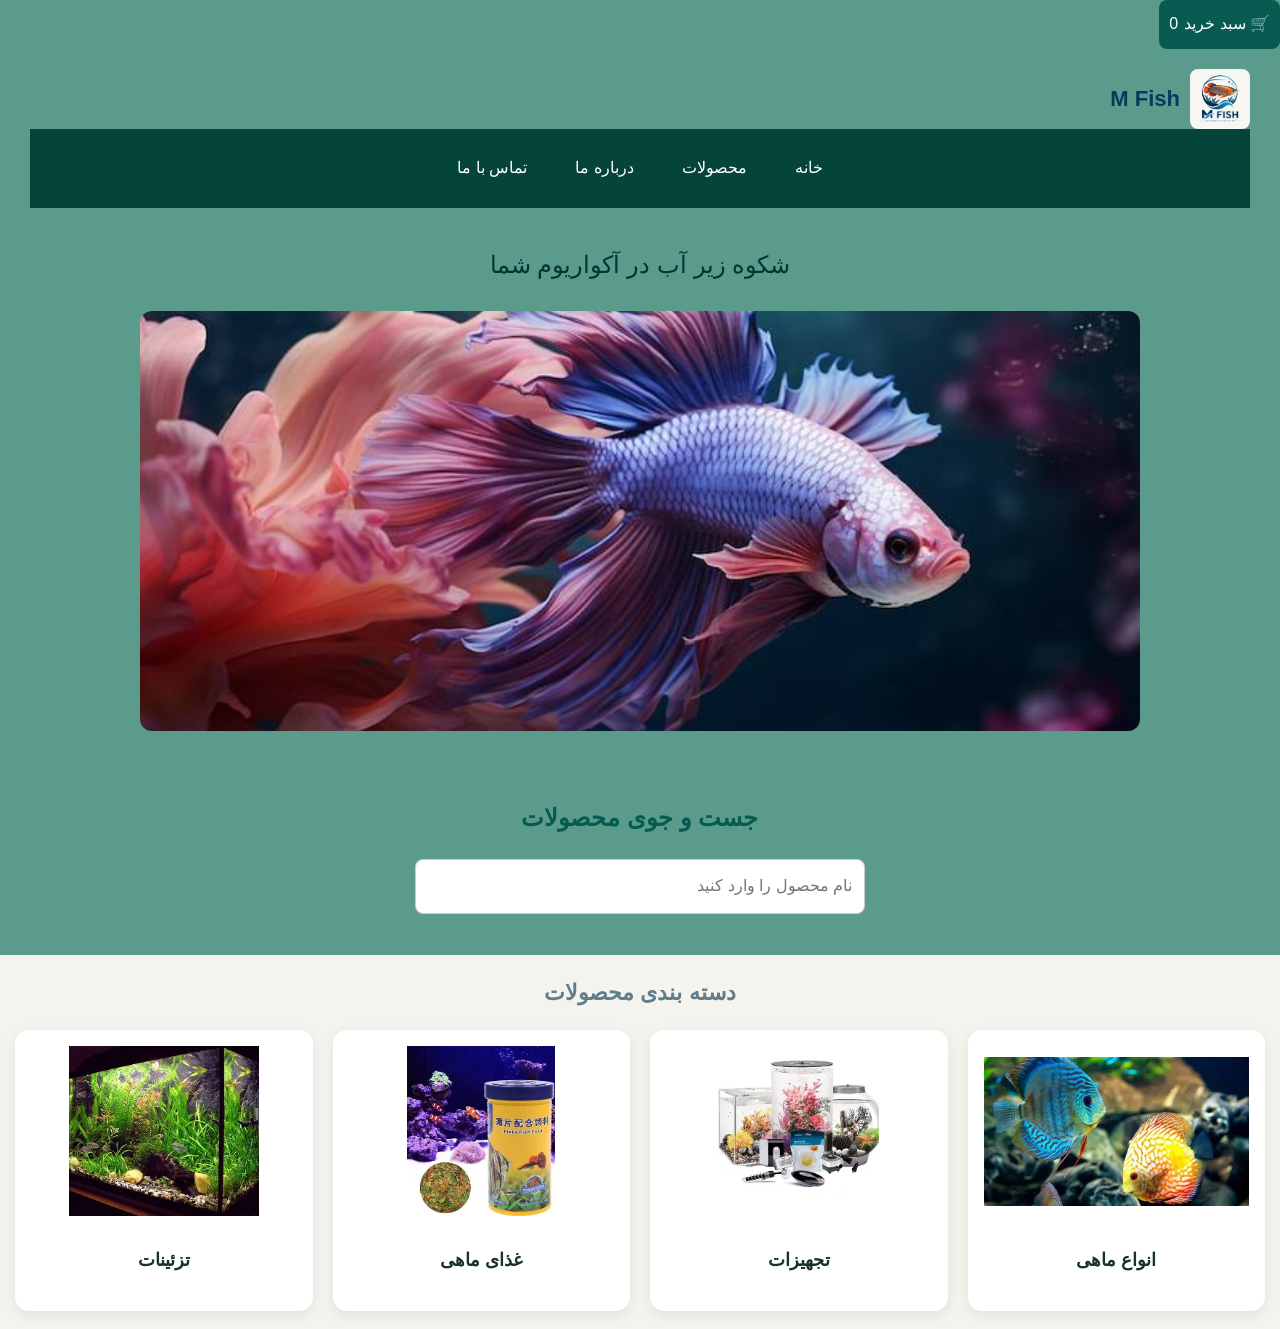
<file: index.html>
<!DOCTYPE html>
<html lang="fa" dir="rtl">
    <head>
        <meta charset="utf-8">
        <meta name="viewport" content="width=device-width, initial-scale=1.0">
        <title>محصولات آکواریوم </title>
        <link rel="stylesheet" href="style.css">
        <script src="script.js" defer></script>
        <a href="cart.html" class="cart-link">
            🛒 سبد خرید
        <span id="cart-count">0</span>
        </a>
    </head>
    <body>
        
        <header class="site-header" dir="rtl">

            <div class="top-bar">

                <a href="index.html" class="logo">
                    <img src="images/IMG_1692.PNG" alt="لوگوی M Fish" class="logo-img">
                    <span class="logo-text">M Fish</span>
                </a>

                <button class="menu-btn" aria-label="باز کردن منو"
                      onclick="document.querySelector('.nav-menu').classList.toggle('active')">
                    ☰
                </button>

            </div>

            <nav class="nav-menu">
                <a href="index.html">خانه</a>
                <a href="product.html">محصولات</a>
                <a href="about.html">درباره ما</a>
                <a href="contact.html">تماس با ما</a>
           </nav>

           <section class="hero-section">
                <p class="hero-text">
                     شکوه زیر آب در آکواریوم شما
                </p>

                <img class="hero"
                     src="images/images (2).jpg"
                     alt="عکس فروشگاه">
            </section>

        </header>

        <section class="search-section">
            <h2>
                جست و جوی محصولات
            </h2>
            <input
            type="text"
            placeholder="نام محصول را وارد کنید"
            id="searchInput">
            <p id="searchMessage"></p>
        
        </section>
        
        <section class="categories">
            <h2>
                 دسته بندی محصولات
            </h2>
            <div class="category-grid">
                <a href="fish.html" class="category-card">
                    <img src="images/download (3).webp" alt="انواع ماهی">
                    <h3>
                        انواع ماهی
                    </h3>
                </a>
                <a href="equipment.html" class="category-card">
                    <img src="images/OIP (27).webp" alt="نجهیزات">
                    <h3>
                        تجهیزات
                    </h3>
                </a>
                <a href="food.html" class="category-card">
                    <img src="images/OIP (6).webp" alt="غذای ماهی">
                    <h3>
                        غذای ماهی
                    </h3>
                </a>
                <a href="decoration.html" class="category-card">
                    <img src="images/OIP (7).webp" alt="دکور و تزئینات">
                    <h3>
                        تزئینات
                    </h3>
                </a>
            </div>
        </section>
    </body>

</html>
</file>
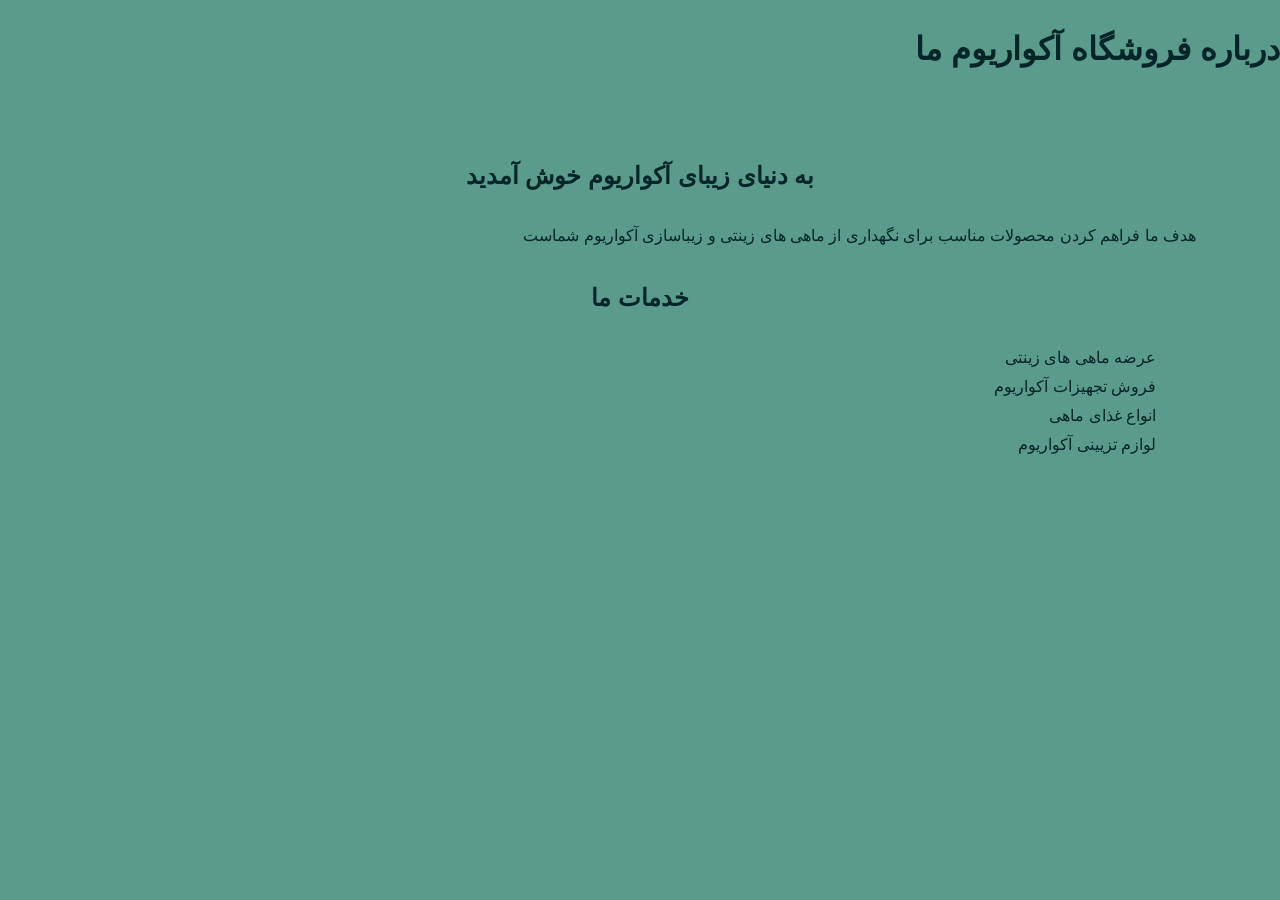
<file: about.html>
<!DOCTYPE html>
<html lang="fa" dir="rtl">
    <head>
        <meta charset="utf-8">
        <meta name="viewport" content="width=device-width">
        <link rel="stylesheet" href="style.css">
        <title>
            درباره ما
        </title>
    </head>
    <body>
        <header>
            <h1>
                درباره فروشگاه آکواریوم ما
            </h1>
        </header>
        <main>
            <h2>
                به دنیای زیبای آکواریوم خوش آمدید
            </h2>
            <p>
                هدف ما فراهم کردن محصولات مناسب برای نگهداری از ماهی های زینتی و زیباسازی آکواریوم شماست
            </p>
            <h2>
                خدمات ما
            </h2>
            <ul>
                <lo>
                    عرضه ماهی های زینتی
                </lo>
                <lo>
                    فروش تجهیزات آکواریوم
                </lo>
                <lo>
                    انواع غذای ماهی
                </lo>
                <lo>
                    لوازم تزیینی آکواریوم
                </lo>
            </ul>
        </main>
    </body>
</html>
</file>
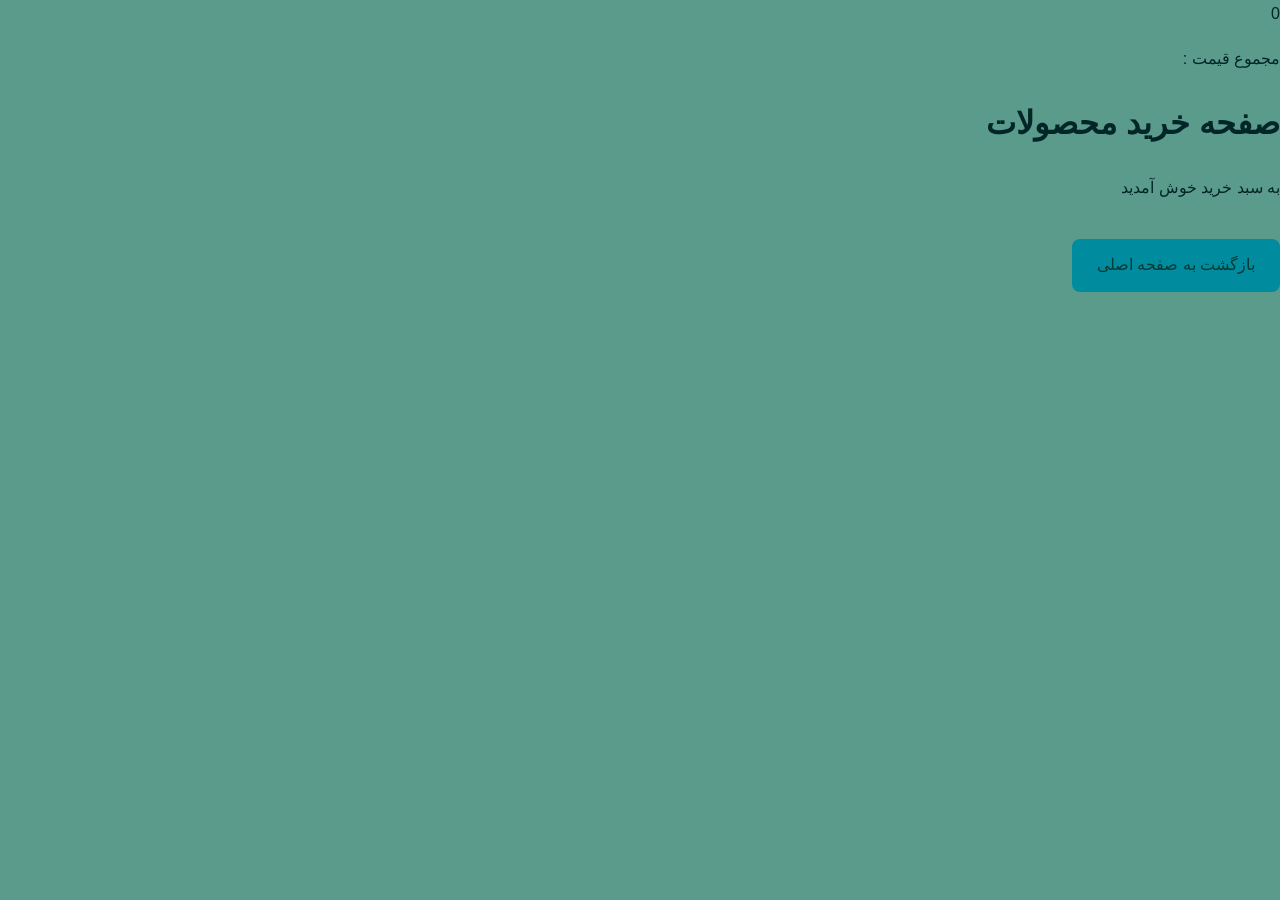
<file: cart.html>
<!DOCTYPE html>
<html lang="fa" dir="rtl">
    <head>
        <title>
             صفحه خرید  | M FISH
        </title>
        <link rel="stylesheet" href="style.css">
        <meta charset="utf-8">
        <meta name="viewport" content="width=device-width">
    </head>
    <body>
        <div class="container">
            <div class="cart-box">
                <div id="cart-item"></div>
                <span id="cart-total">0</span><p> مجموع قیمت : </p>
                <h1>
                    صفحه خرید محصولات
                </h1>
                <p>
                   به سبد خرید خوش آمدید
                </p>
                <a href="index.html" class="back-btn"> بازگشت به صفحه اصلی </a>
            </div>
        </div>
        <script src="script.js"></script>
    </body>

</html>
</file>
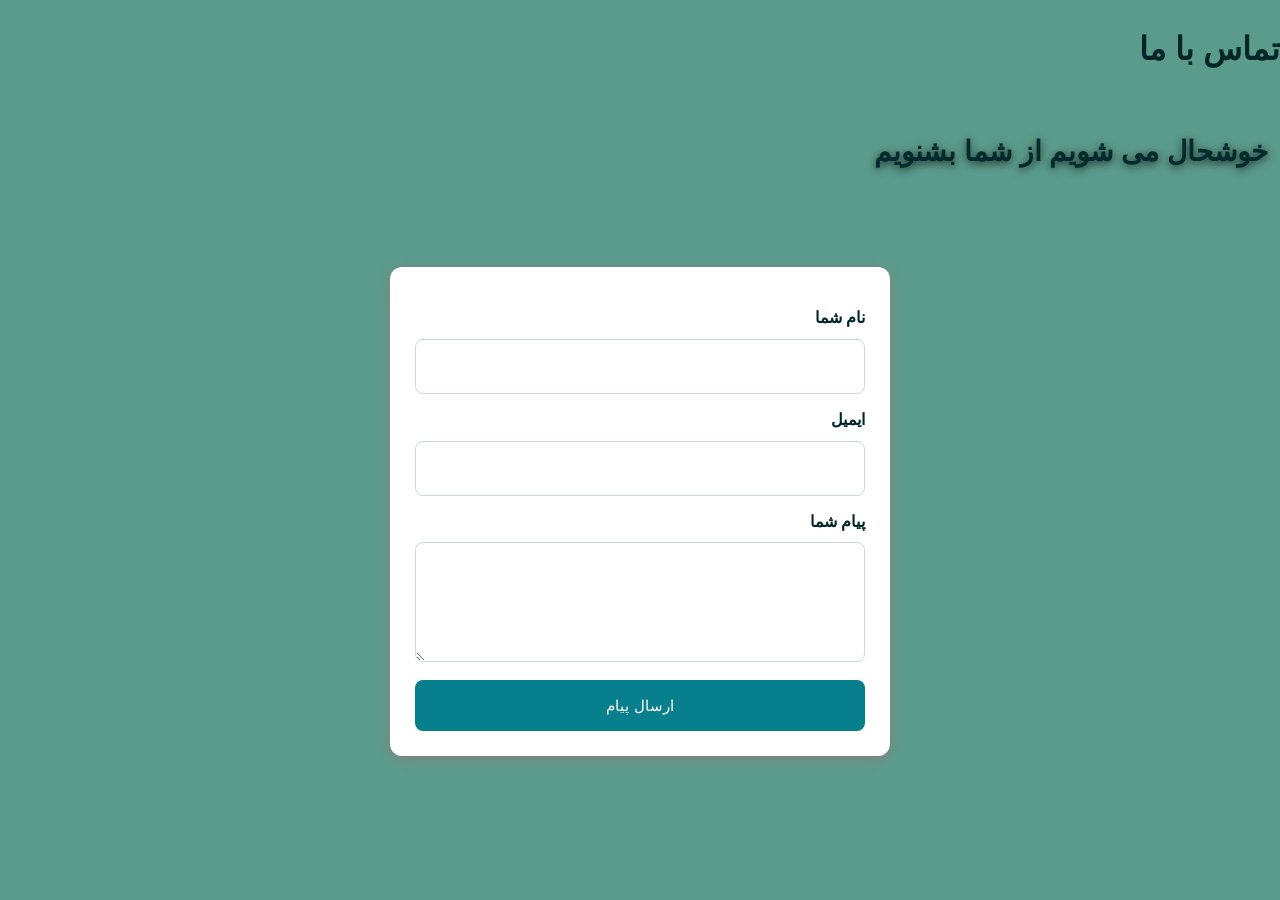
<file: contact.html>
<!DOCTYPE html>
<html lang="fa" dir="rtl">
    <head>
        <meta charset="utf-8">
        <meta name="viewport" content="width=device-width">
        <title>
            تماس با ما
        </title>
        <link rel="stylesheet" href="style.css">

    </head>
    <body>
        <header>
            <h1>
                تماس با ما
            </h1>
            <p>
                خوشحال  می شویم از شما بشنویم
            </p>
        </header>
        <main>
            <form>
                <label for="name">نام شما </label>
                <input id="name" name="name" type="text" required>
                <label for="email"> ایمیل </label>
                <input id="email" name="email" type="email" required>
                <label for="message"> پیام شما </label>
                <textarea id="message"></textarea>
                <button type="submit"> ارسال پیام</button>
            </form>
        </main>
    </body>
</html>
</file>
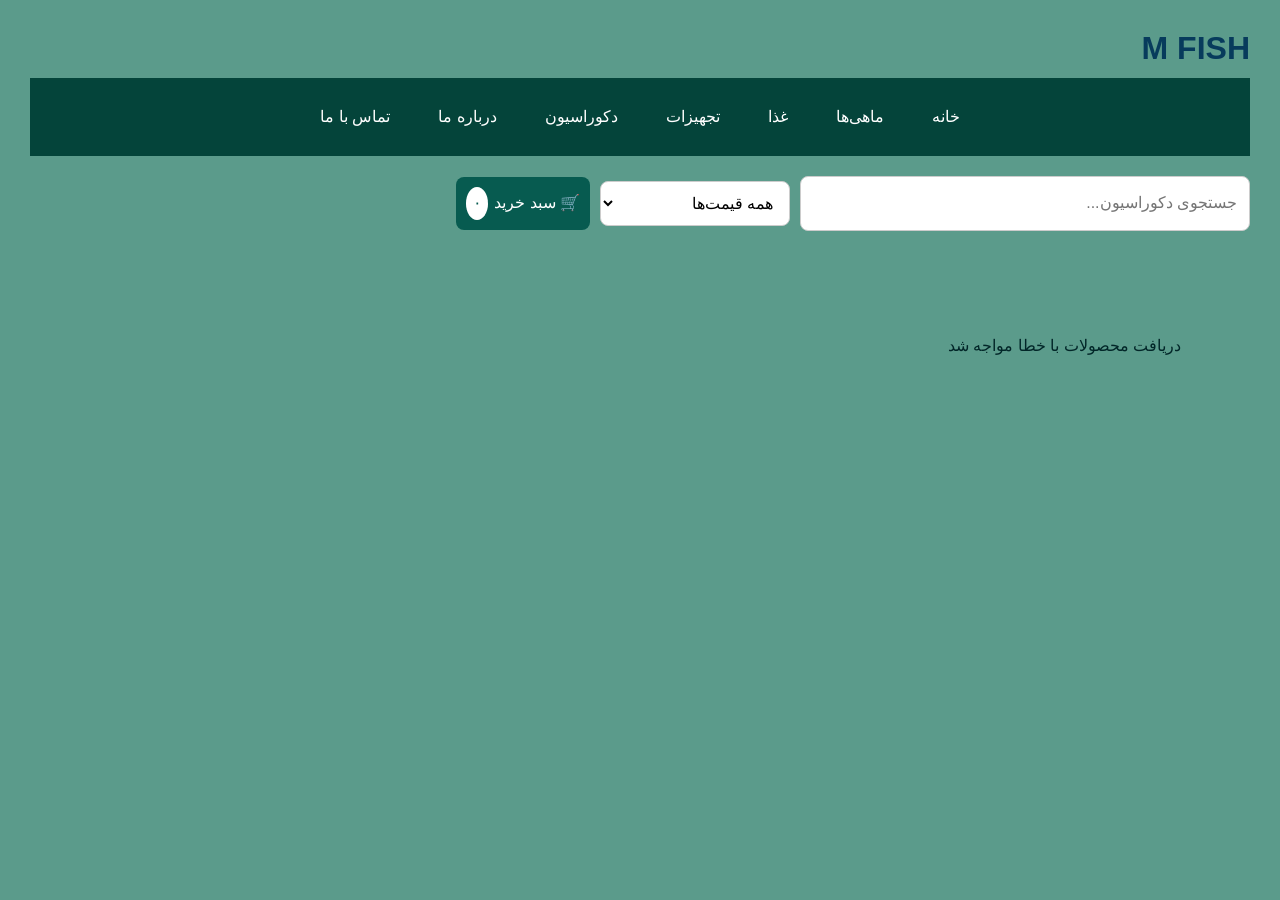
<file: decoration.html>
<!DOCTYPE html>
<html lang="fa" dir="rtl">
<head>
    <meta charset="utf-8">
    <meta name="viewport" content="width=device-width, initial-scale=1">
    <title>تزئینات آکواریوم | M FISH</title>
    <link rel="stylesheet" href="style.css">
</head>
<body>

    <header class="site-header" dir="rtl">

        <div class="top-bar">
            <h1>M FISH</h1>

            <button class="menu-btn" id="menuBtn" type="button"
                aria-label="باز کردن منو"
                aria-expanded="false"
                aria-controls="mainNav">
                ☰
            </button>
        </div>

        <nav class="nav-menu" id="mainNav">
            <a href="index.html">خانه</a>
            <a href="fish.html">ماهی‌ها</a>
            <a href="food.html">غذا</a>
            <a href="equipment.html">تجهیزات</a>
            <a href="decoration.html">دکوراسیون</a>
            <a href="about.html">درباره ما</a>
            <a href="contact.html">تماس با ما</a>
        </nav>

        <div class="shop-toolbar">
            <input type="search" id="searchInput"
                placeholder="جستجوی دکوراسیون..."
                aria-label="جستجوی دکوراسیون">

            <select id="priceFilter" aria-label="فیلتر قیمت">
                <option value="all">همه قیمت‌ها</option>
                <option value="500000">زیر ۵۰۰ هزار تومان</option>
                <option value="1000000">زیر یک میلیون تومان</option>
                <option value="1000001">بالای یک میلیون تومان</option>
            </select>

            <a href="order.html" class="cart-link">
                🛒 سبد خرید
                <span id="headerCartCount">0</span>
            </a>
        </div>

    </header>

    <main>
        <section class="decor-item" id="decoration-products">
            <p>در حال دریافت محصولات...</p>
        </section>
    </main>

    <script src="order.js"></script>
    <script src="decoration.js"></script>
    <script src="header.js"></script>

</body>
</html>
</file>
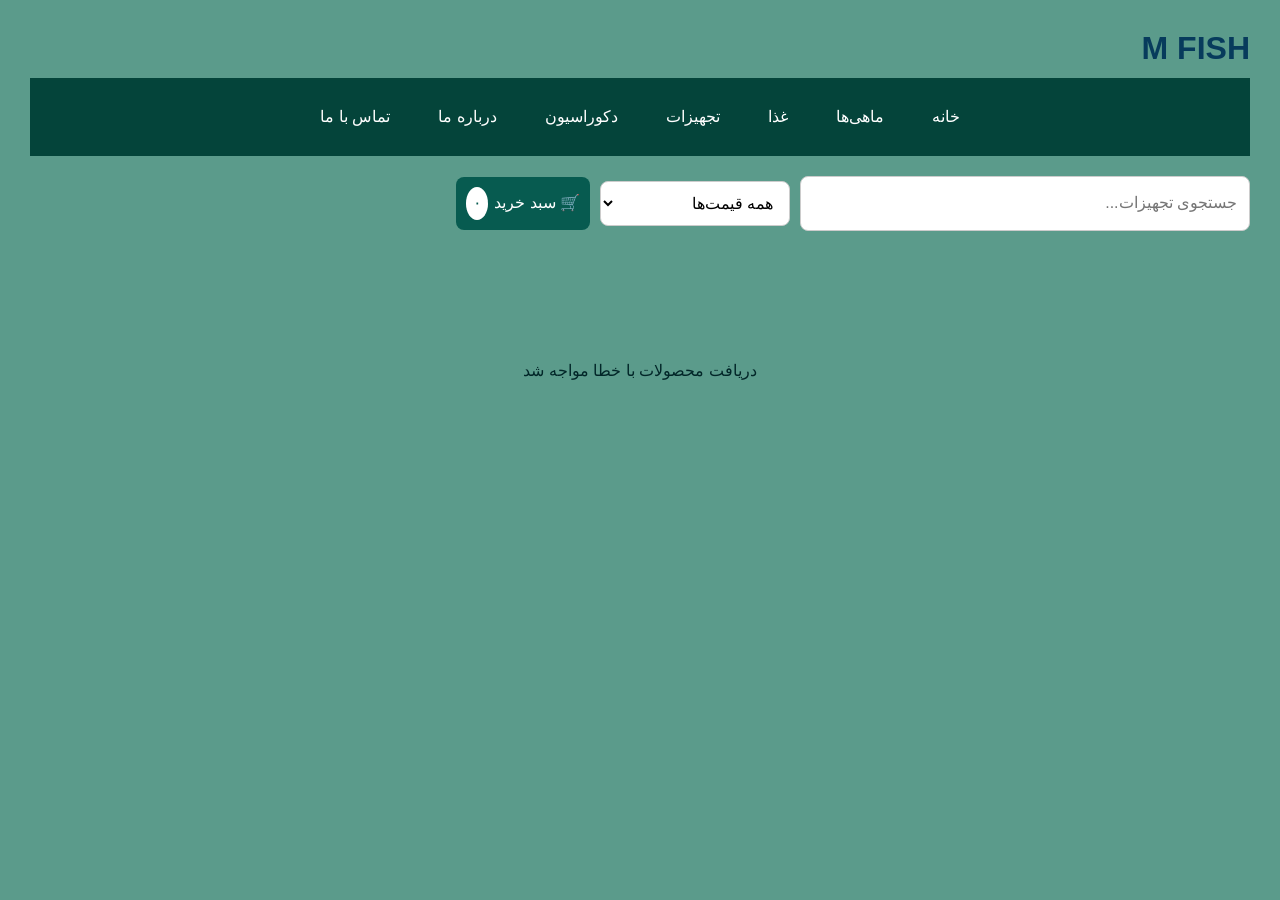
<file: equipment.html>
<!DOCTYPE html>
<html lang="fa" dir="rtl">
<head>
    <meta charset="utf-8">
    <meta name="viewport" content="width=device-width, initial-scale=1">
    <title>M FISH | تجهیزات</title>
    <link rel="stylesheet" href="style.css">
</head>
<body>

    <header class="site-header" dir="rtl">

        <div class="top-bar">
            <h1>M FISH</h1>

            <button class="menu-btn" id="menuBtn" type="button"
                aria-label="باز کردن منو"
                aria-expanded="false"
                aria-controls="mainNav">
                ☰
            </button>
        </div>

        <nav class="nav-menu" id="mainNav">
            <a href="index.html">خانه</a>
            <a href="fish.html">ماهی‌ها</a>
            <a href="food.html">غذا</a>
            <a href="equipment.html">تجهیزات</a>
            <a href="decoration.html">دکوراسیون</a>
            <a href="about.html">درباره ما</a>
            <a href="contact.html">تماس با ما</a>
        </nav>

        <div class="shop-toolbar">
            <input type="search" id="searchInput"
                placeholder="جستجوی تجهیزات..."
                aria-label="جستجوی تجهیزات">

            <select id="priceFilter" aria-label="فیلتر قیمت">
                <option value="all">همه قیمت‌ها</option>
                <option value="500000">زیر ۵۰۰ هزار تومان</option>
                <option value="1000000">زیر یک میلیون تومان</option>
                <option value="1000001">بالای یک میلیون تومان</option>
            </select>

            <a href="order.html" class="cart-link">
                🛒 سبد خرید
                <span id="headerCartCount">0</span>
            </a>
        </div>

    </header>

    <main>
        <section class="equipment-item" id="equipment-products">
            <!-- کارت‌های فعلی محصولات بدون تغییر -->
            <!-- کارت‌های قبلی خودت را اینجا قرار بده -->
        </section>
    </main>

    <script src="order.js"></script>
    <script src="equipment.js"></script>
    <script src="header.js"></script>

</body>
</html>
</file>
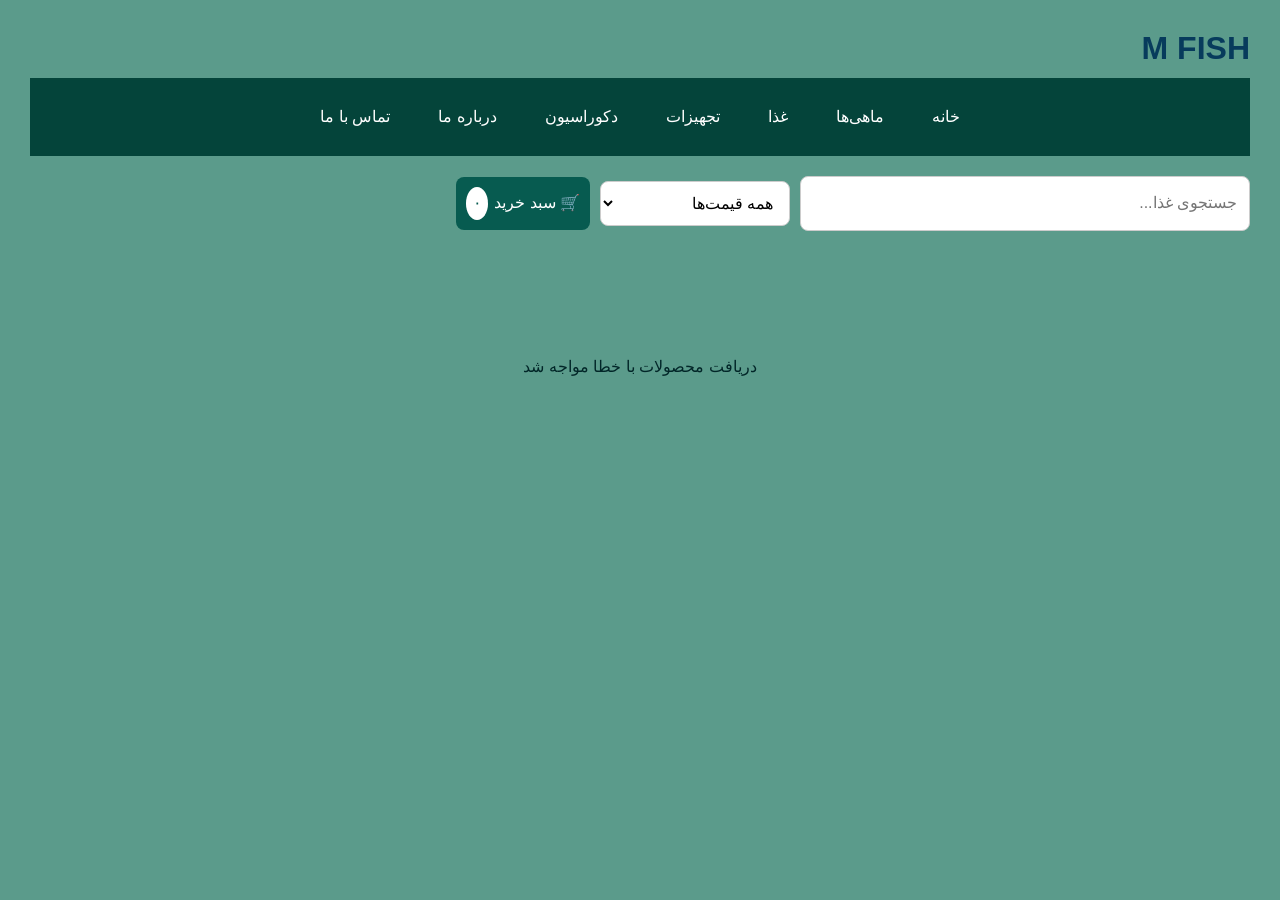
<file: food.html>
<!DOCTYPE html>
<html lang="fa" dir="rtl">
<head>
    <meta charset="utf-8">
    <meta name="viewport" content="width=device-width, initial-scale=1">
    <title>M FISH | غذا</title>
    <link rel="stylesheet" href="style.css">
</head>
<body>

    <header class="site-header" dir="rtl">

        <div class="top-bar">
            <h1>M FISH</h1>

            <button class="menu-btn" id="menuBtn" type="button"
                aria-label="باز کردن منو"
                aria-expanded="false"
                aria-controls="mainNav">
                ☰
            </button>
        </div>

        <nav class="nav-menu" id="mainNav">
            <a href="index.html">خانه</a>
            <a href="fish.html">ماهی‌ها</a>
            <a href="food.html">غذا</a>
            <a href="equipment.html">تجهیزات</a>
            <a href="decoration.html">دکوراسیون</a>
            <a href="about.html">درباره ما</a>
            <a href="contact.html">تماس با ما</a>
        </nav>

        <div class="shop-toolbar">
            <input type="search" id="searchInput"
                placeholder="جستجوی غذا..."
                aria-label="جستجوی غذا">

            <select id="priceFilter" aria-label="فیلتر قیمت">
                <option value="all">همه قیمت‌ها</option>
                <option value="500000">زیر ۵۰۰ هزار تومان</option>
                <option value="1000000">زیر یک میلیون تومان</option>
                <option value="1000001">بالای یک میلیون تومان</option>
            </select>

            <a href="order.html" class="cart-link">
                🛒 سبد خرید
                <span id="headerCartCount">0</span>
            </a>
        </div>

    </header>

    <main>
        <section class="food-item" id="food-products">
            <p>در حال دریافت محصولات...</p>
        </section>
    </main>

    <script src="food.js"></script>
    <script src="order.js"></script>
    <script src="header.js"></script>

</body>
</html>
</file>
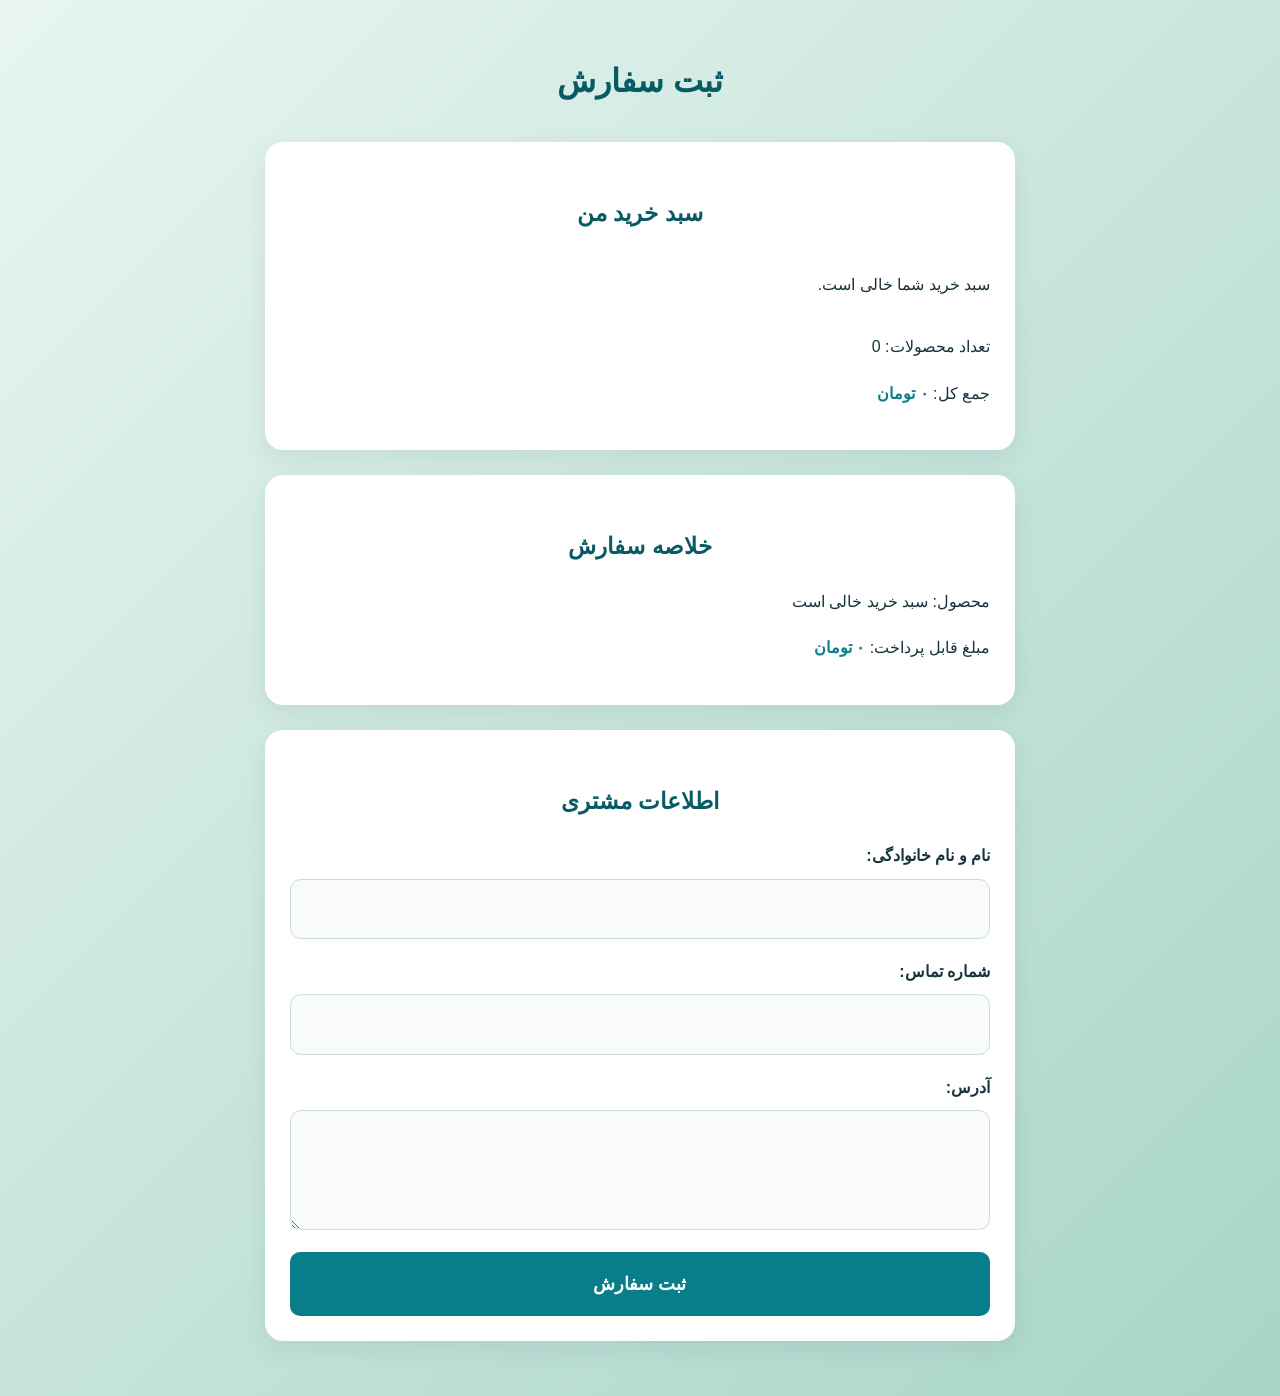
<file: order.html>
<!DOCTYPE html>
<html lang="fa" dir="rtl">
<head>
    <meta charset="UTF-8">
    <meta name="viewport" content="width=device-width, initial-scale=1.0">
    <title>ثبت سفارش | M FISH</title>
    <link rel="stylesheet" href="order.css">
</head>
<body>

    <h1>ثبت سفارش</h1>

    <section id="cartSection">
        <h2>سبد خرید من</h2>

        <div id="cartItems"></div>

        <p>تعداد محصولات: <span id="cartCount">0</span></p>
        <p>جمع کل: <strong id="cartTotal">۰ تومان</strong></p>
    </section>

    <section class="order-summery">
        <h2>خلاصه سفارش</h2>

        <p>محصول: <span id="summeryName"></span></p>
        <p>مبلغ قابل پرداخت: <span id="summeryPrice"></span></p>
    </section>

    <form id="orderForm">
        <h2>اطلاعات مشتری</h2>

        <label for="customerName">نام و نام خانوادگی:</label>
        <input type="text" id="customerName" required>

        <label for="customerPhone">شماره تماس:</label>
        <input type="tel" id="customerPhone" required>

        <label for="customerAddress">آدرس:</label>
        <textarea id="customerAddress" required></textarea>

        <button type="submit">ثبت سفارش</button>
    </form>

    <section id="savedOrderSection" hidden>
        <h2>آخرین سفارش ذخیره‌شده</h2>

        <p>نام مشتری: <span id="savedCustomerName"></span></p>
        <p>محصول: <span id="savedProductName"></span></p>
        <p>مبلغ: <span id="savedProductPrice"></span></p>
    </section>

    <p id="orderMessage"></p>

    <script src="script.js"></script>
    <script src="order.js"></script>

</body>
</html>
</file>
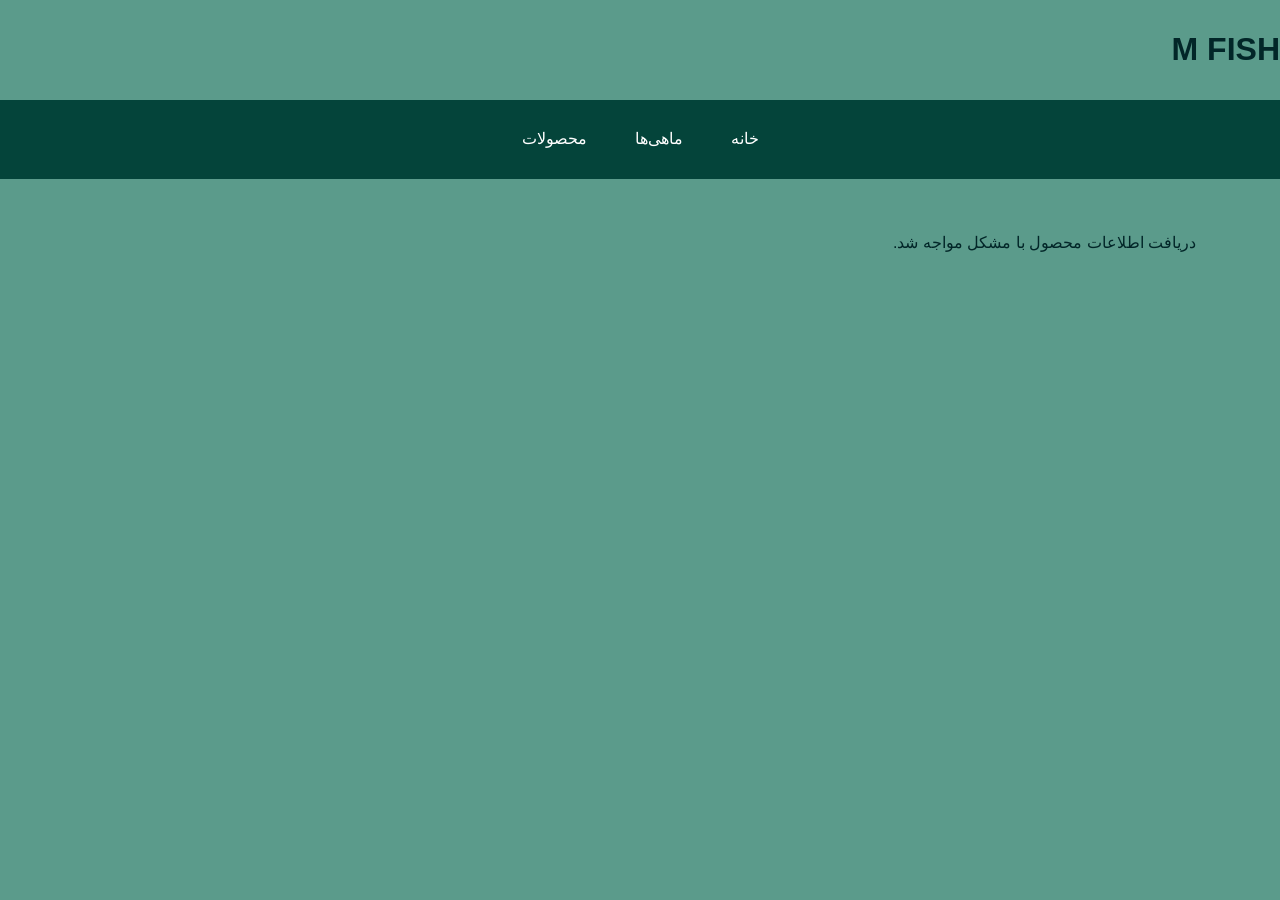
<file: product.html>
<!DOCTYPE html>
<html lang="fa" dir="rtl">
<head>
    <meta charset="utf-8">
    <meta name="viewport" content="width=device-width, initial-scale=1">
    <title>توضیحات محصول | M FISH</title>
    <link rel="stylesheet" href="style.css">
</head>
<body>
    <header>
        <h1>M FISH</h1>
        <nav>
            <a href="index.html">خانه</a>
            <a href="fish.html">ماهی‌ها</a>
            <a href="product.html">محصولات</a>
        </nav>
    </header>

    <main>
        <div id="productDetails">
            <img id="productImage" src="" alt="تصویر ماهی">

            <h2 id="productName"></h2>

            <p id="productPrice"></p>

            <p id="productDescription"></p>

            <button type="button" id="buybutton">خرید محصول</button>
        </div>
    </main>
        <script src="order.js"></script>
        <script src="product.js"></script>
</body>
</html>
</file>
<file: style.css>
/* تنظیمات عمومی */
* {
    box-sizing: border-box;
}

body {
    margin: 0;
    width: 100%;
    overflow-x: hidden;
    font-family: Tahoma, sans-serif;
    line-height: 1.8;
    color: #022628;
    background: #5b9b8b;
    background-size: cover;
    background-position: center;
    background-repeat: no-repeat;
    background-attachment: fixed;
}

img {
    max-width: 100%;
}

button,
input,
select,
textarea {
    font: inherit;
}

/* هدر، لوگو و منو */
.site-header {
    width: 100%;
    padding: 20px 30px;
}

.top-bar {
    display: flex;
    align-items: center;
    justify-content: space-between;
    gap: 15px;
}

.top-bar h1 {
    margin: 0;
    color: #073b5c;
}

.logo {
    display: flex;
    align-items: center;
    gap: 10px;
    color: #073b5c;
    font-size: 22px;
    font-weight: bold;
    text-decoration: none;
}

.logo-img {
    width: 60px;
    height: 60px;
    object-fit: contain;
    border-radius: 8px;
}

.logo-box {
    display: flex;
    align-items: center;
    justify-content: center;
    width: 45px;
    height: 45px;
    border-radius: 8px;
    background: #087eaa center/cover;
    color: white;
    font-size: 25px;
}

.menu-btn {
    display: none;
    border: 0;
    background: transparent;
    color: #04282c;
    font-size: 30px;
    cursor: pointer;
}

nav,
.nav-menu {
    display: flex;
    align-items: center;
    justify-content: center;
    flex-wrap: wrap;
    gap: 12px;
    padding: 15px;
    background: #04443a;
}

nav a,
.nav-menu a {
    padding: 10px 18px;
    border-radius: 8px;
    color: white;
    font-size: 16px;
    text-decoration: none;
}

nav a:hover,
.nav-menu a:hover {
    color: #72e0c0;
}

/* جستجو، فیلتر و سبد خرید */
.shop-toolbar {
    display: flex;
    align-items: center;
    gap: 10px;
    width: 100%;
    margin-top: 20px;
}

.shop-toolbar input,
.shop-toolbar select,
#searchInput {
    min-width: 0;
    padding: 12px;
    border: 1px solid #ccc;
    border-radius: 8px;
    background: white;
    font-size: 16px;
}

.shop-toolbar input {
    flex: 1;
}

.shop-toolbar select {
    max-width: 190px;
}

.cart-link {
    display: inline-flex;
    align-items: center;
    justify-content: center;
    gap: 6px;
    padding: 10px;
    border-radius: 8px;
    background: #075b50;
    color: white;
    text-decoration: none;
    white-space: nowrap;
}

#headerCartCount {
    min-width: 22px;
    padding: 2px 5px;
    border-radius: 50%;
    background: white;
    color: #075b50;
    text-align: center;
}

/* بخش اصلی و تصویر بنر */
main {
    width: 90%;
    max-width: 1200px;
    margin: 30px auto;
    padding: 20px;
}

main ul {
    display: flex;
    flex-direction: column;
}

main > img {
    width: 100%;
    max-height: 420px;
    margin-bottom: 20px;
    border-radius: 16px;
    object-fit: cover;
}

main h2 {
    margin: 25px 0;
    text-align: center;
}

.hero-section {
    margin-top: 35px;
    text-align: center;
}

.hero-text {
    margin-bottom: 25px;
    color: #033532;
    font-size: 24px;
}

.hero,
img.hero {
    display: block;
    width: 100%;
    max-width: 1000px;
    height: 420px;
    margin: 0 auto;
    border-radius: 12px;
    object-fit: cover;
    object-position: center;
}

header > p {
    padding: 20px 12px;
    color: #042a2d;
    font-size: 28px;
    font-weight: bold;
    text-shadow: 0 2px 8px #000000b3;
}

/* کارت‌ها و دکمه‌ها */
article {
    padding: 16px;
    border-radius: 14px;
    background: white;
    box-shadow: 0 4px 14px #00000014;
    text-align: center;
}

article[hidden] {
    display: none !important;
}

button {
    padding: 10px 22px;
    border: 0;
    border-radius: 8px;
    background: #087f70;
    color: white;
    font-size: 15px;
    cursor: pointer;
}

button:hover {
    background: #065b51;
}

.product-grid,
.category-grid,
.fish-item,
.food-item,
.equipment-item,
#fishs {
    display: grid;
    grid-template-columns: repeat(auto-fit, minmax(220px, 1fr));
    gap: 20px;
    align-items: stretch;
}

.product-grid article img {
    width: 100%;
    height: 200px;
    margin: 12px 0;
    border-radius: 10px;
    object-fit: cover;
}

/* محصولات ماهی، غذا و تجهیزات */
.fish-item,
.food-item,
.equipment-item {
    grid-template-columns: repeat(auto-fit, minmax(250px, 1fr));
    padding: 20px;
}

.fish-item article {
    padding: 15px;
    border-radius: 10px;
}

.fish-item img {
    width: 100%;
    height: 220px;
    border-radius: 10px;
    object-fit: contain;
}

.fish-item p {
    margin-top: 12px;
    padding: 15px 20px;
    line-height: 2;
}

.fish-item button {
    padding: 12px 20px;
    border-radius: 6px;
    background: #065b51;
    font-size: 16px;
    font-weight: bold;
}

.fish-item button:hover {
    background: #0aaf78;
}

.food-item img,
.equipment-item img {
    display: block;
    width: 100%;
    height: 170px;
    margin: 0 auto;
    object-fit: contain;
}

.equipment-item img {
    height: 150px;
}

.food-item p,
.equipment-item p {
    padding: 20px;
    text-align: center;
}

.food-item p {
    margin-top: 12px;
}

.equipment-item button {
    margin-top: 20px;
}

.equipment-item button:hover {
    background: aquamarine;
}

/* دسته‌بندی‌های صفحه اصلی */
.categories {
    padding: 18px 15px;
    background: #f5f3ed;
    text-align: center;
}

.categories h2 {
    margin: 0 0 18px;
    color: #607d8b;
    font-size: 22px;
}

.category-card {
    display: flex;
    flex-direction: column;
    align-items: center;
    gap: 10px;
    padding: 16px;
    border-radius: 14px;
    background: white;
    box-shadow: 0 4px 14px #00000014;
    color: #18332f;
    text-align: center;
    text-decoration: none;
    transition: transform .3s;
}

.category-card:hover {
    transform: translateY(-5px);
}

.category-card img {
    width: 100%;
    height: 170px;
    border-radius: 10px;
    object-fit: contain;
}

.category-card h3 {
    font-size: 18px;
}

.category-card span {
    color: #087f70;
    font-size: 14px;
}

/* فرم‌ها */
form {
    max-width: 500px;
    margin: 20px auto;
    padding: 25px;
    border-radius: 12px;
    background: white;
    box-shadow: 0 3px 12px gray;
}

form label {
    display: block;
    margin-top: 12px;
    font-weight: bold;
}

form input,
form textarea {
    display: block;
    width: 100%;
    margin-top: 6px;
    padding: 12px;
    border: 1px solid #cbdad8;
    border-radius: 8px;
}

form textarea {
    min-height: 120px;
}

form button {
    width: 100%;
    margin-top: 18px;
    padding: 12px;
    background: #087f8c;
}

/* محصولات دکوراسیون */
.decor-item {
    display: grid;
    grid-template-columns: repeat(2, minmax(0, 1fr));
    gap: 16px;
    padding: 15px;
    align-items: stretch;
}

.decor-item article {
    display: flex;
    min-width: 0;
    flex-direction: column;
    align-items: center;
    padding: 12px;
}

.decor-item img {
    display: block;
    width: 100%;
    height: 150px;
    margin: 10px 0;
    object-fit: contain;
}

.decor-item h2 {
    font-size: 16px;
    line-height: 1.6;
    overflow-wrap: anywhere;
}

.decor-item p {
    margin: 8px 0;
    padding: 8px 0;
    line-height: 1.8;
    overflow-wrap: anywhere;
}

.decor-item button,
.buy-button {
    min-width: 0;
    padding: 8px 14px;
    font-size: 14px;
}

/* سبد خرید و لینک بازگشت */
.cart.box {
    padding: 30px;
    border-radius: 15px;
    background: white;
    text-align: center;
    box-shadow: 0 4px 15px #000010;
}

.cart.box h2 {
    color: #087d99;
}

.back-btn {
    display: inline-block;
    margin-top: 20px;
    padding: 12px 25px;
    border-radius: 8px;
    background: #008c9e;
    color: #033a36;
    text-decoration: none;
}

.back-btn:hover {
    background: #006b7c;
}

.highlight {
    padding: 15px;
    border-radius: 10px;
    background: darkblue;
    color: lightblue;
}

/* جستجو و کارت‌های قدیمی محصولات */
.search-section {
    padding: 25px 15px;
    text-align: center;
}

#searchInput {
    width: 80%;
    max-width: 450px;
}

.search-section h2 {
    color: #065b51;
}

.card {
    padding: 15px;
    border-radius: 12px;
    background: #5ca4a6;
    box-shadow: 0 3px 10px #00000015;
}

.card img {
    width: 100%;
    height: 180px;
    border-radius: 8px;
    object-fit: cover;
}

.card h2 {
    font-size: 18px;
}

.card .price {
    color: green;
    font-weight: bold;
}

#searchMessage {
    margin-top: 12px;
    color: #c0392b;
}

/* صفحه جزئیات محصول */
.product-detail {
    display: flex;
    flex-wrap: wrap;
    align-items: center;
    gap: 30px;
    max-width: 900px;
    margin: 40px auto;
    padding: 25px;
    border-radius: 20px;
    background: white;
    box-shadow: 0 5px 20px #00000012;
}

.product-image {
    width: 100%;
    max-width: 350px;
    border-radius: 15px;
    object-fit: cover;
}

.product-info {
    flex: 1;
    min-width: 220px;
}

.product-info h2 {
    color: #164e48;
}

.product-info .price {
    color: green;
    font-size: 22px;
    font-weight: bold;
}

.buy-btn {
    padding: 14px 30px;
    border-radius: 10px;
    background: #075e54;
    color: white;
    font-size: 18px;
}

.buy-btn:hover {
    background: #087f70;
}

#productImage {
    display: block;
    width: 140px;
    height: 140px;
    max-width: 100%;
    margin: 10px auto;
    object-fit: contain;
}

/* نمایش موبایل */
@media (max-width: 600px) {
    .site-header {
        padding: 12px;
    }

    .menu-btn {
        display: block;
        position: relative;
        z-index: 10;
    }

    .nav-menu {
        display: none !important;
        flex-direction: column;
        gap: 12px;
        padding: 15px 0;
    }

    .nav-menu.active {
        display: flex !important;
    }

    .shop-toolbar {
        flex-wrap: wrap;
    }

    .shop-toolbar input {
        flex-basis: 100%;
    }

    .shop-toolbar select,
    .cart-link {
        flex: 1;
        max-width: none;
    }

    .cart-link {
        justify-content: center;
    }

    header {
        width: 100%;
        padding: 15px 10px;
    }

    header h1 {
        font-size: 25px;
    }

    nav a {
        font-size: 13px;
    }

    main {
        width: 94%;
    }

    img.hero {
        height: 260px;
    }

    header > p {
        font-size: 21px;
    }

    .product-grid {
        grid-template-columns: repeat(auto-fit, minmax(145px, 1fr));
        gap: 12px;
    }

    .product-grid article img {
        height: 150px;
    }

    .category-grid {
        grid-template-columns: repeat(2, minmax(0, 1fr));
        gap: 18px 10px;
    }

    .category-card {
        min-width: 0;
    }

    .category-card img {
        max-width: 150px;
        height: 105px;
        object-fit: cover;
    }

    .category-card h3 {
        font-size: 13px;
    }

    .categories {
        padding: 15px 8px;
    }

    .decor-item {
        gap: 12px;
        padding: 10px;
    }

    .decor-item article {
        padding: 10px;
    }

    .decor-item img {
        height: 120px;
    }

    .decor-item h2 {
        font-size: 14px;
    }

    .decor-item p {
        padding: 5px 0;
        font-size: 13px;
    }

    .decor-item button {
        padding: 9px 5px;
        font-size: 13px;
    }

    .product-detail {
        margin: 20px 12px;
        padding: 18px;
    }

    .product-image {
        max-width: 100%;
    }
}

@media (max-width: 450px) {
    .decor-item {
        grid-template-columns: repeat(2, minmax(0, 1fr));
    }
}
</file>
<file: order.css>
* {
    box-sizing: border-box;
}

body {
    font-family: sans-serif;
    background: linear-gradient(135deg, #e8f5f1, #a8d5c8);
    color: #18343d;
    margin: 0;
    padding: 30px 16px;
    line-height: 1.9;
}

h1,
h2 {
    text-align: center;
    color: #075b65;
}

h1 {
    font-size: 32px;
    margin-bottom: 30px;
}

h2 {
    font-size: 23px;
    margin: 25px 0 18px;
}

#cartSection,
.order-summery,
#savedOrderSection,
#orderForm {
    width: 100%;
    max-width: 750px;
    margin: 25px auto;
    padding: 25px;
    background: white;
    border-radius: 18px;
    box-shadow: 0 8px 25px rgba(24, 52, 61, 0.08);
}

#cartItems {
    display: grid;
    gap: 15px;
}

#cartItems .cart-item {
    display: flex;
    flex-wrap: wrap;
    align-items: center;
    gap: 12px;
    padding: 18px;
    background: #f1f8f6;
    border: 1px solid #d8ebe5;
    border-radius: 12px;
    margin-bottom: 10px;
    min-width: 0;
}

#cartItems .cart-item > span {
    font-size: 15px;
    overflow-wrap: anywhere;
}

#cartItems .cart-item > span:first-child {
    font-weight: bold;
    color: #075b65;
}

#cartSection p,
.order-summery p,
#savedOrderSection p {
    font-size: 16px;
}

#cartTotal,
#summeryPrice {
    color: #087e8b;
    font-weight: bold;
}

label {
    display: block;
    margin: 18px 0 7px;
    font-weight: bold;
}

input,
textarea {
    display: block;
    width: 100%;
    padding: 14px;
    border: 1px solid #cbdde2;
    border-radius: 11px;
    background: #f8fbfa;
    font: inherit;
    color: #18343d;
    outline: none;
}

input:focus,
textarea:focus {
    border-color: #087e8b;
    box-shadow: 0 0 0 3px rgba(8, 126, 139, 0.12);
}

textarea {
    min-height: 120px;
    resize: vertical;
}

button {
    width: auto;
    min-height: 40px;
    padding: 10px 20px;
    background: #087e8b;
    color: white;
    border: none;
    border-radius: 10px;
    font: inherit;
    cursor: pointer;
    transition: 0.2s;
}

button:hover {
    background: #05636d;
}

#cartItems .cart-item button:last-child {
    background: #c94c4c;
}

#cartItems .cart-item button:last-child:hover {
    background: #a83232;
}

#orderForm button[type="submit"] {
    width: 100%;
    margin-top: 22px;
    padding: 15px;
    font-size: 18px;
    font-weight: bold;
}

#orderMessage {
    max-width: 750px;
    margin: 20px auto;
    text-align: center;
    font-weight: bold;
}

/* Mobile Responsive */

@media (max-width: 600px) {

    body {
        padding: 12px 10px;
        overflow-x: hidden;
    }

    h1 {
        font-size: 24px;
        margin-bottom: 20px;
    }

    h2 {
        font-size: 19px;
        margin: 15px 0;
    }

    #cartSection,
    .order-summery,
    #savedOrderSection,
    #orderForm {
        width: 100%;
        max-width: 100%;
        margin: 15px auto;
        padding: 16px 12px;
        border-radius: 14px;
    }

    #cartItems {
        display: grid;
        gap: 12px;
    }

    #cartItems .cart-item {
        display: grid;
        grid-template-columns: repeat(3, minmax(0, 1fr));
        gap: 10px;
        padding: 14px;
        min-width: 0;
    }

    #cartItems .cart-item > span {
        grid-column: 1 / -1;
        width: 100%;
        font-size: 14px;
        line-height: 1.8;
        overflow-wrap: anywhere;
    }

    #cartItems .cart-item > span:first-child {
        font-size: 16px;
        font-weight: bold;
    }

    #cartItems .cart-item button {
        width: 100%;
        min-width: 0;
        min-height: 42px;
        padding: 8px 5px;
        font-size: 14px;
        border-radius: 9px;
    }

    #cartItems .cart-item button:last-child {
        background: #c94c4c;
    }

    input,
    textarea {
        width: 100%;
        font-size: 16px;
    }

    #orderForm button[type="submit"] {
        width: 100%;
        padding: 13px;
    }
}
</file>
